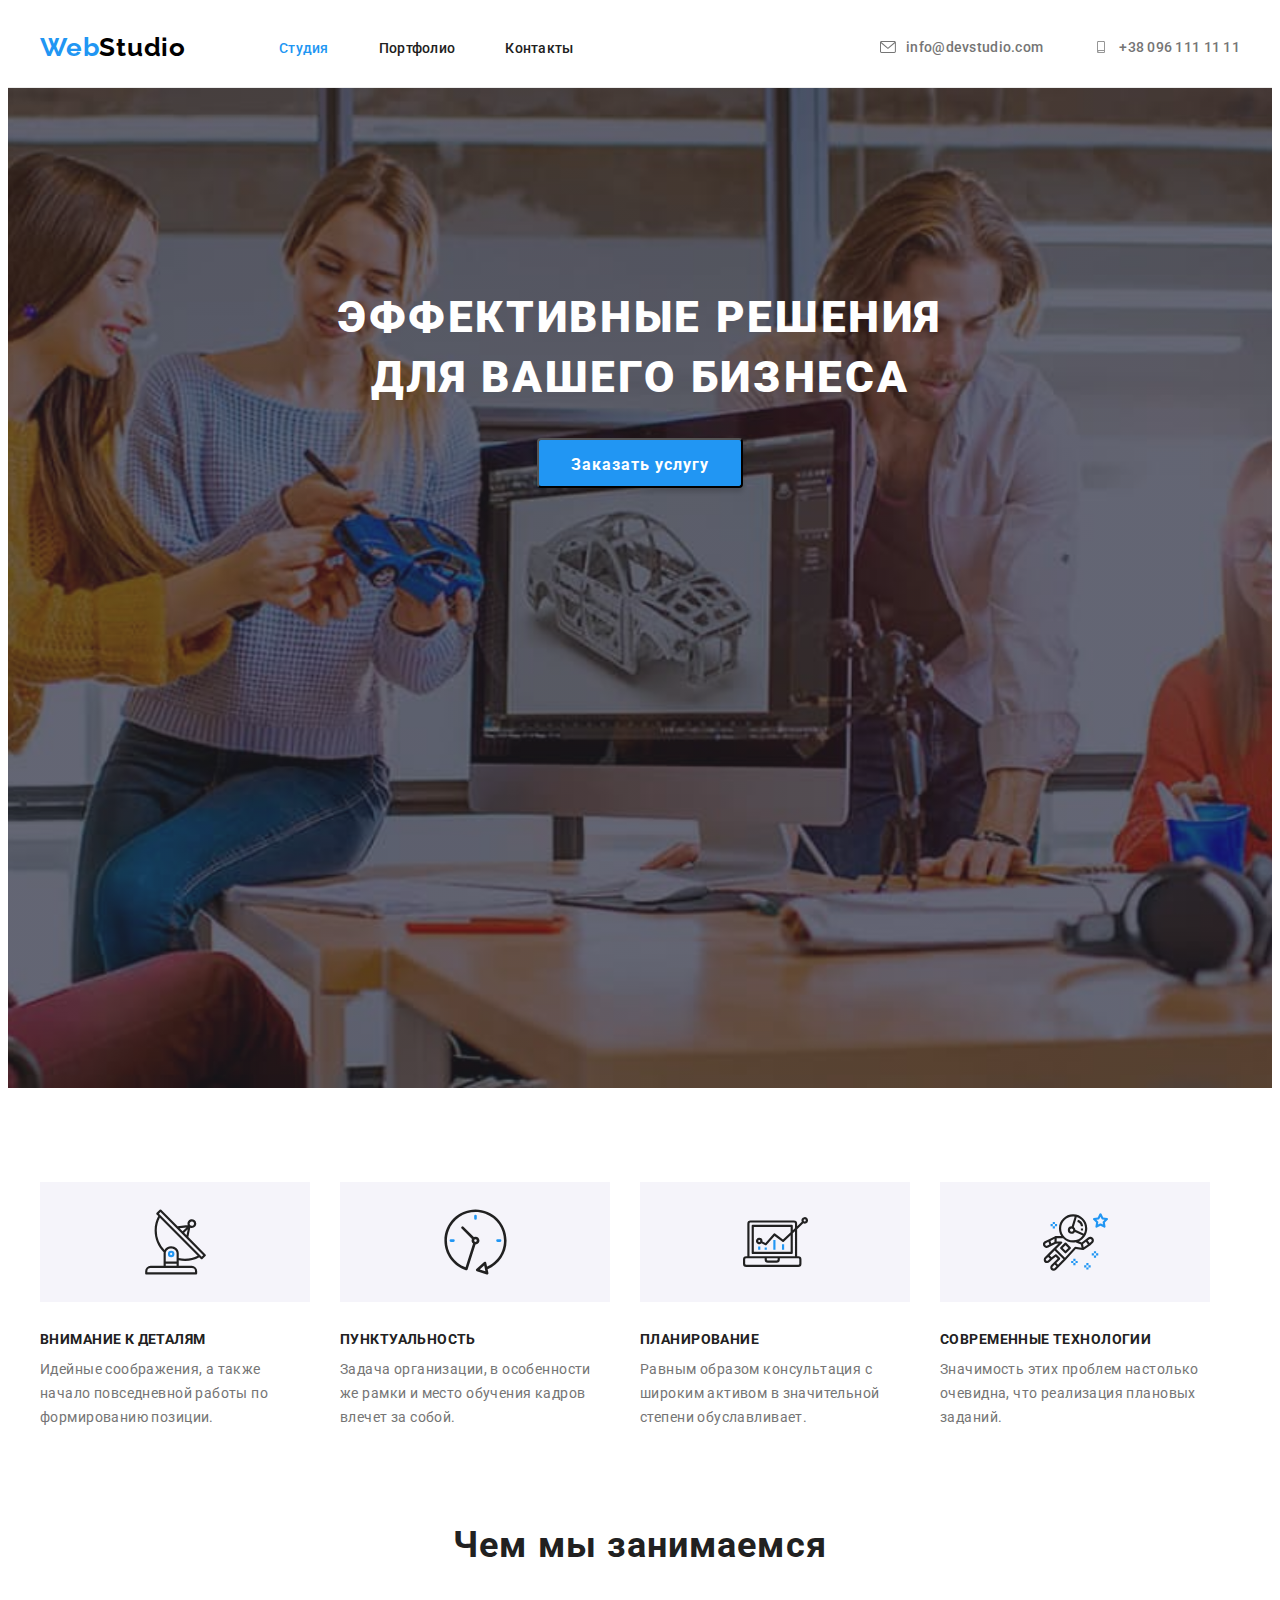
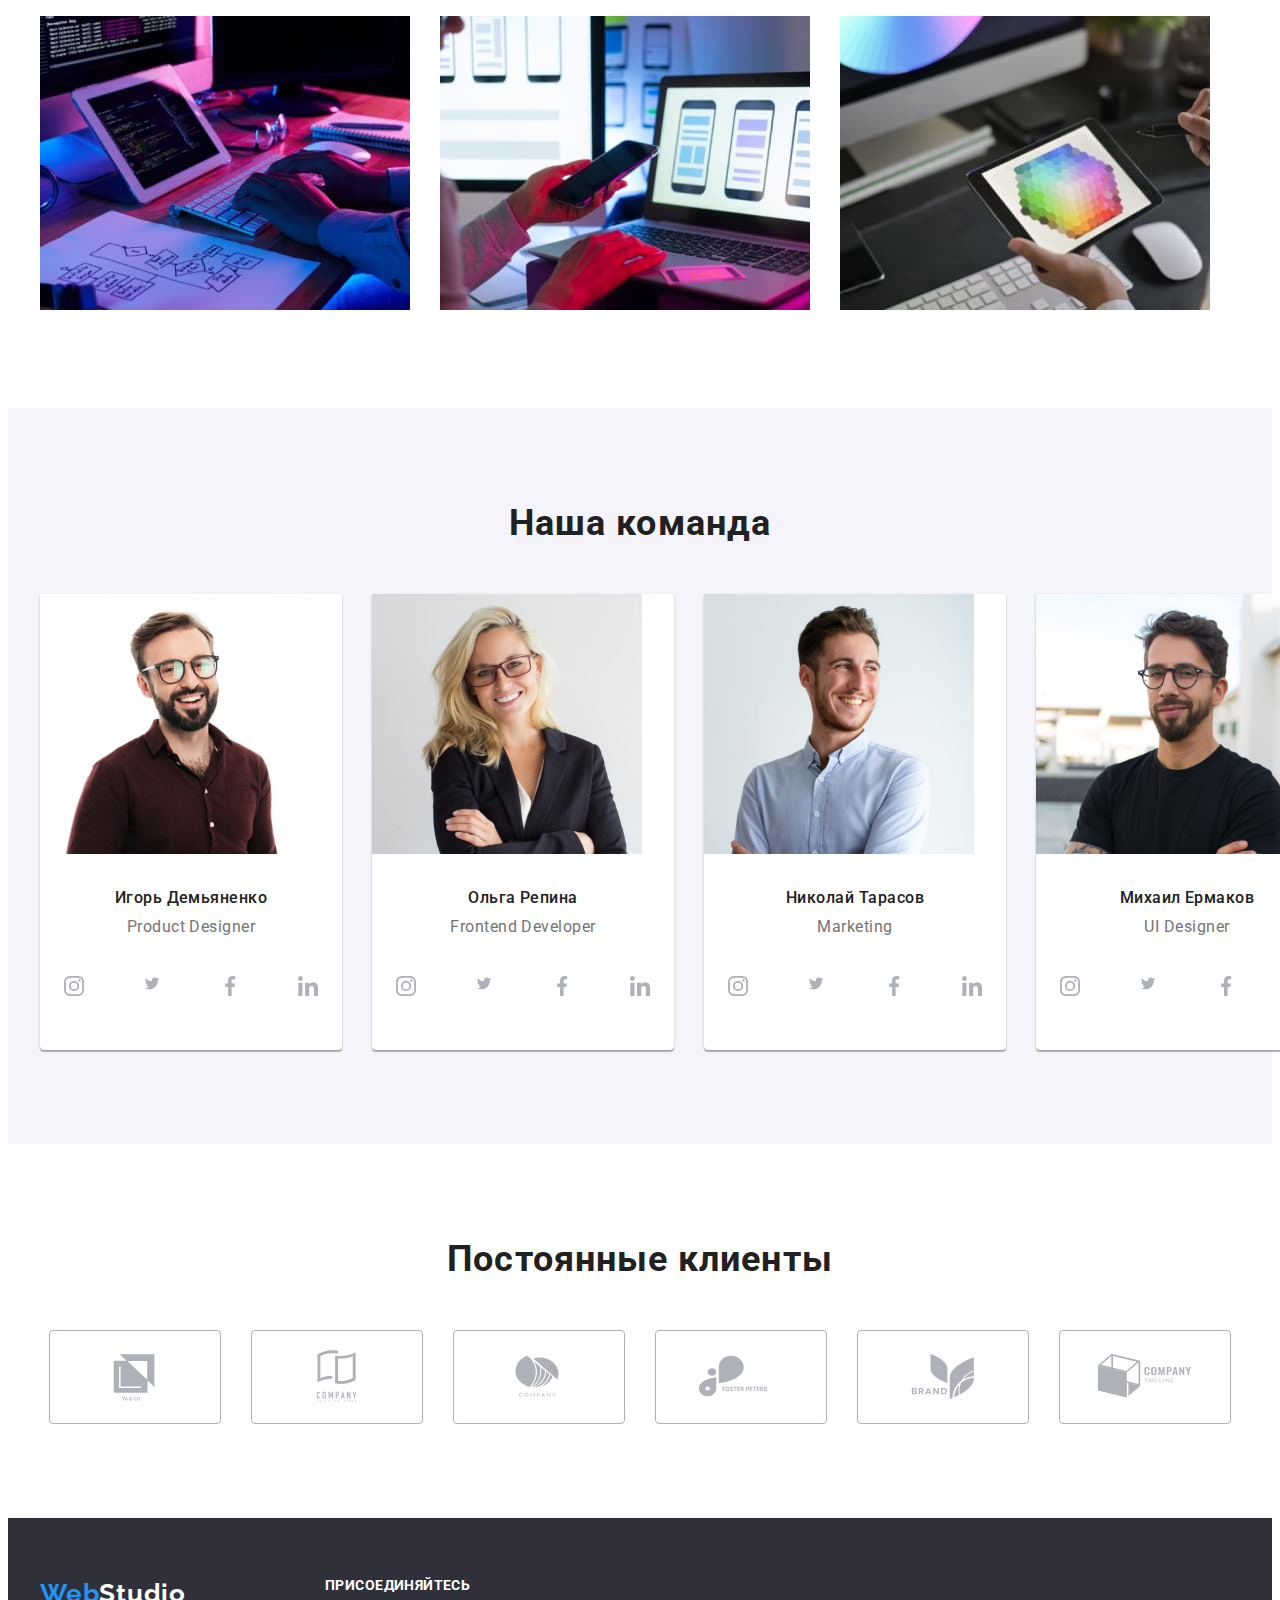
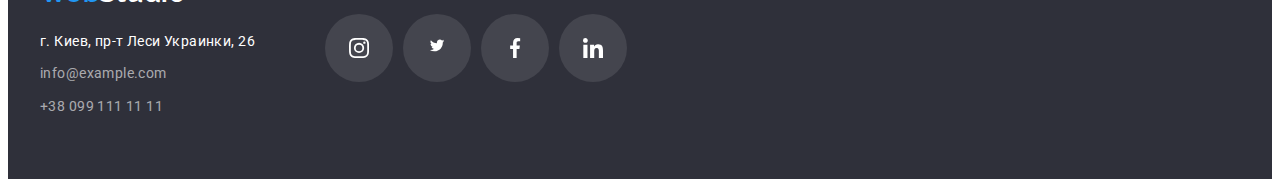
<file: index.html>
<!DOCTYPE html>
<html lang="en">
<head>
    <meta charset="UTF-8">
    <meta http-equiv="X-UA-Compatible" content="IE=edge">
    <meta name="viewport" content="width=device-width, initial-scale=1.0">
    <title>Document</title>
    <link href="https://fonts.googleapis.com/css2?family=Raleway:wght@700&family=Roboto:wght@400;500;700;900&display=swap"
        rel="stylesheet"> 
    <link rel="stylesheet" href="https://cdnjs.cloudflare.com/ajax/libs/modern-normalize/1.1.0/modern-normalize.min.css"
        integrity="sha512-wpPYUAdjBVSE4KJnH1VR1HeZfpl1ub8YT/NKx4PuQ5NmX2tKuGu6U/JRp5y+Y8XG2tV+wKQpNHVUX03MfMFn9Q=="
        crossorigin="anonymous" referrerpolicy="no-referrer" />
    <link rel="stylesheet" href="./css/styles.css">
</head>
<body>

    <!--Page-Header-->

    <header class="page-header">
        <div class="container header-container">
        <nav class="main-nav"> 
         <a href="/" class="logo">Web<span class="studio-header">Studio</span></a>
         <ul class="site-nav list">
            <li class="site-nav-item"> <a href="./index.html" class="link current">Студия</a> </li>
            <li class="site-nav-item"> <a href="./portfolio.html"class="link">Портфолио</a> </li>
            <li class="site-nav-item"> <a href=""class="link">Контакты</a> </li>
         </ul>
        </nav>
        <ul class="contacts list">
            <li class="contacts-item"> <a href="mailto:info@devstudio.com" class="link">
                <svg class="contact-icon" width="16px" height="12px">
                    <use href="./images/symbol-defs.svg#icon-envelope"></use>
                </svg>
                info@devstudio.com</a></li>
            <li class="contacts-item"> <a href="tel:+380961111111" class="link">
                <svg class="contact-icon" width="16px" height="12px">
                    <use href="./images/symbol-defs.svg#icon-smartphone"></use>
                </svg>
                +38 096 111 11 11</a></li>
        </ul>
       </div>
    </header>
       
<main>
    <!--Hero-->
           <section class="hero">
               <div class="overlay">
            <h1 class="hero-title">Эффективные решения 
                для вашего бизнеса</h1>
            <button type="button" class="hero-button ">Заказать услугу</button>
        </div>
    </section>
    
<!--Features-->
    <section class="features section">
        <div class="container">
        <h2 class="section-title visually-hidden">Особенности</h2>
        <ul class="feature-list list">
            <li class="feature-item">
                <div class="feature-icons">
                    <svg class="feature-icon" width="65px" height="70px">
                    <use href="./images/symbol-defs.svg#icon-antenna"></use>
                </svg>
                </div>
                <h3 class="title">Внимание к деталям</h3>
                <p class="feature">Идейные соображения, а также начало повседневной работы по формированию позиции.</p>
            </li>
            <li class="feature-item">
                <div class="feature-icons">
                    <svg class="feature-icon" width="65px" height="70px">
                        <use href="./images/symbol-defs.svg#icon-clock"></use>
                    </svg>
                </div>
                <h3 class="title">Пунктуальность</h3>
                <p class="feature">Задача организации, в особенности же рамки и место обучения кадров влечет за собой.</p>
            </li>
            <li class="feature-item">
                <div class="feature-icons">
                    <svg class="feature-icon" width="65px" height="70px">
                        <use href="./images/symbol-defs.svg#icon-diagram"></use>
                    </svg>
                </div>
                <h3 class="title">Планирование</h3>
                <p class="feature">Равным образом консультация с широким активом в значительной степени обуславливает.</p>
            </li>
            <li class="feature-item">
                <div class="feature-icons">
                    <svg class="feature-icon" width="65px" height="70px">
                        <use href="./images/symbol-defs.svg#icon-astronaut"></use>
                    </svg>
                </div>
                <h3 class="title">Современные технологии</h3>
                <p class="feature">Значимость этих проблем настолько очевидна, что реализация плановых заданий.</p>
            </li>
        </ul>
    </div>
    </section>

<!--Work-->

    <section class="work section">
        <div class="container">
        <h2 class="section-title">Чем мы занимаемся</h2>
        <ul class="work-list list">
            <li class="work-item">
                <img src="./images/img.jpg" alt="Программист работает за столом в офисе" width="370">
            </li>
            <li class="work-item">
                <img src="./images/img2.jpg" alt="Дизайнеры разрабатывают приложения для смартфонов" width="370">
            </li>
            <li class="work-item">
                <img src="./images/img3.jpg" alt="Креативный художник веб-дизайна, работающий над выбором цвета на графическом планшете." width="370">
            </li>
        </ul>
    </div>
    </section>

<!--Team-->

    <section class="team section">
        <div class="container">
        <h2 class="section-title">Наша команда</h2>
        <ul class="team-members list">
            <li class="team-member-card">
                <img src="./images/photo.jpg" alt="Игорь Демьяненко" width="270">
              <div class="team-text">
                <h3 class="title">Игорь Демьяненко</h3>
                <p class="team-member">Product Designer</p> 
              </div>
              <ul class="team-icons list">
                <li class="team-icon-box"><a href="" class="team-icon-link">
                <svg class="team-icon" width="20px" height="20px">
                <use href="./images/symbol-defs.svg#icon-instagram"></use>
                </svg> 
                </a></li>
            <li class="team-icon-box"><a href="" class="team-icon-link">
                <svg class="team-icon" width="20px" height="20px">
                    <use href="./images/symbol-defs.svg#icon-twitter"></use>
                </svg>
            </a></li>
            <li class="team-icon-box"> <a href="" class="team-icon-link">
                <svg class="team-icon" width="20px" height="20px">
                    <use href="./images/symbol-defs.svg#icon-facebook"></use>
                </svg>
            </a></li>        
             <li class="team-icon-box"><a href="" class="team-icon-link">
                <svg class="team-icon" width="20px" height="20px">
                    <use href="./images/symbol-defs.svg#icon-linkedin"></use>
                </svg>
            </a></li>
            </ul>
            
            </li>
            <li  class="team-member-card">
                <img src="./images/photo2.jpg" alt="Ольга Репина" width="270">
              <div class="team-text">
                <h3 class="title">Ольга Репина</h3>
                <p class="team-member">Frontend Developer</p>
              </div>
        <ul class="team-icons list">
            <li class="team-icon-box"><a href="" class="team-icon-link">
                    <svg class="team-icon" width="20px" height="20px">
                        <use href="./images/symbol-defs.svg#icon-instagram"></use>
                    </svg>
                </a></li>
            <li class="team-icon-box"><a href="" class="team-icon-link">
                    <svg class="team-icon" width="20px" height="20px">
                        <use href="./images/symbol-defs.svg#icon-twitter"></use>
                    </svg>
                </a></li>
            <li class="team-icon-box"> <a href="" class="team-icon-link">
                    <svg class="team-icon" width="20px" height="20px">
                        <use href="./images/symbol-defs.svg#icon-facebook"></use>
                    </svg>
                </a></li>
            <li class="team-icon-box"><a href="" class="team-icon-link">
                    <svg class="team-icon" width="20px" height="20px">
                        <use href="./images/symbol-defs.svg#icon-linkedin"></use>
                    </svg>
                </a></li>
        </ul>
            </li>
            <li  class="team-member-card">
                <img src="./images/photo3.jpg" alt="Николай Тарасов" width="270">
              <div class="team-text">
                <h3 class="title">Николай Тарасов</h3>
                <p class="team-member">Marketing</p>
              </div>
            <ul class="team-icons list">
                <li class="team-icon-box"><a href="" class="team-icon-link">
                        <svg class="team-icon" width="20px" height="20px">
                            <use href="./images/symbol-defs.svg#icon-instagram"></use>
                        </svg>
                    </a></li>
                <li class="team-icon-box"><a href="" class="team-icon-link">
                        <svg class="team-icon" width="20px" height="20px">
                            <use href="./images/symbol-defs.svg#icon-twitter"></use>
                        </svg>
                    </a></li>
                <li class="team-icon-box"> <a href="" class="team-icon-link">
                        <svg class="team-icon" width="20px" height="20px">
                            <use href="./images/symbol-defs.svg#icon-facebook"></use>
                        </svg>
                    </a></li>
                <li class="team-icon-box"><a href="" class="team-icon-link">
                        <svg class="team-icon" width="20px" height="20px">
                            <use href="./images/symbol-defs.svg#icon-linkedin"></use>
                        </svg>
                    </a></li>
            </ul>
            </li>
            <li class="team-member-card">
                <img src="./images/photo4.jpg" alt="Михаил Ермаков" width="270">
              <div class="team-text">  
                <h3 class="title">Михаил Ермаков</h3>
                <p class="team-member">UI Designer</p>
              </div>
            <ul class="team-icons list">
                <li class="team-icon-box"><a href="" class="team-icon-link">
                        <svg class="team-icon" width="20px" height="20px">
                            <use href="./images/symbol-defs.svg#icon-instagram"></use>
                        </svg>
                    </a></li>
                <li class="team-icon-box"><a href="" class="team-icon-link">
                        <svg class="team-icon" width="20px" height="20px">
                            <use href="./images/symbol-defs.svg#icon-twitter"></use>
                        </svg>
                    </a></li>
                <li class="team-icon-box"> <a href="" class="team-icon-link">
                        <svg class="team-icon" width="20px" height="20px">
                            <use href="./images/symbol-defs.svg#icon-facebook"></use>
                        </svg>
                    </a></li>
                <li class="team-icon-box"><a href="" class="team-icon-link">
                        <svg class="team-icon" width="20px" height="20px">
                            <use href="./images/symbol-defs.svg#icon-linkedin"></use>
                        </svg>
                    </a></li>
            </ul>
            </li>
        </ul>
        </div>
    </section>
</main>

<section class="clients section">
    <div class="container">
        <h2 class="section-title">Постоянные клиенты</h2>
        <ul class="clients-icons list">
            <li class="client-item">
                <a href="" class="client-icon-box">
                    <svg class="client-icon" width="106px" height="60px">
                        <use href="./images/symbol-defs.svg#icon-company1"></use>
                    </svg>
                </a>
            </li>
            <li class="client-item">
                <a href="" class="client-icon-box">
                    <svg class="client-icon" width="106px" height="60px">
                        <use href="./images/symbol-defs.svg#icon-company2"></use>
                    </svg>
                </a>
            </li>
            <li class="client-item">
                <a href="" class="client-icon-box">
                    <svg class="client-icon" width="106px" height="60px">
                        <use href="./images/symbol-defs.svg#icon-company3"></use>
                    </svg>
                </a>
            </li>
            <li class="client-item">
                <a href="" class="client-icon-box">
                    <svg class="client-icon" width="106px" height="60px">
                        <use href="./images/symbol-defs.svg#icon-company4"></use>
                    </svg>
                </a>
            </li>
            <li class="client-item">
                <a href="" class="client-icon-box">
                    <svg class="client-icon" width="106px" height="60px">
                        <use href="./images/symbol-defs.svg#icon-company5"></use>
                    </svg>
                </a>
            </li>
            <li class="client-item">
                <a href="" class="client-icon-box">
                    <svg class="client-icon" width="106px" height="60px">
                        <use href="./images/symbol-defs.svg#icon-company6"></use>
                    </svg>
                </a>
            </li>

            
            </li>
        </ul>
    </div>
</section>
    
<!--Footer-->

    <footer class="page-footer">
        <div class="container footer">
          <div class="address-box">
        <a href="" class="logo logo-footer">Web<span class="studio-footer">Studio</span> </a>
        <address>
            <ul class="address-list list">
                <li class="address-list-item"> <a href="https://goo.gl/maps/N1hMNwEdfDUZ16gV7" rel="noopener" target="_blank" class="link">г. Киев, пр-т Леси Украинки, 26</a></li>            
                <li class="address-list-item"><a href="mailto:info@example.com" class="contact link">info@example.com</a></li>
                <li class="address-list-item"><a href="tel:+380991111111" class="contact link">+38 099 111 11 11</a></li>
            </ul>
        </address>
        </div>

        <div class="network-icons">
            <h3 class="networks-title">присоединяйтесь</h3>
            <ul class="network-icons-list list">
                <li class="network-icon-box"><a href="" class="network-icon-link">
                        <svg class="network-icon" width="20px" height="20px">
                            <use href="./images/symbol-defs.svg#icon-instagram"></use>
                        </svg>
                    </a></li>
                <li class="network-icon-box"><a href="" class="network-icon-link">
                        <svg class="network-icon" width="20px" height="20px">
                            <use href="./images/symbol-defs.svg#icon-twitter"></use>
                        </svg>
                    </a></li>
                <li class="network-icon-box"> <a href="" class="network-icon-link">
                        <svg class="network-icon" width="20px" height="20px">
                            <use href="./images/symbol-defs.svg#icon-facebook"></use>
                        </svg>
                    </a></li>
                <li class="network-icon-box"><a href="" class="network-icon-link">
                        <svg class="network-icon" width="20px" height="20px">
                            <use href="./images/symbol-defs.svg#icon-linkedin"></use>
                        </svg>
                    </a></li>
            </ul>
        </div>
        </div>
    </footer>


</body>
</html>
</file>
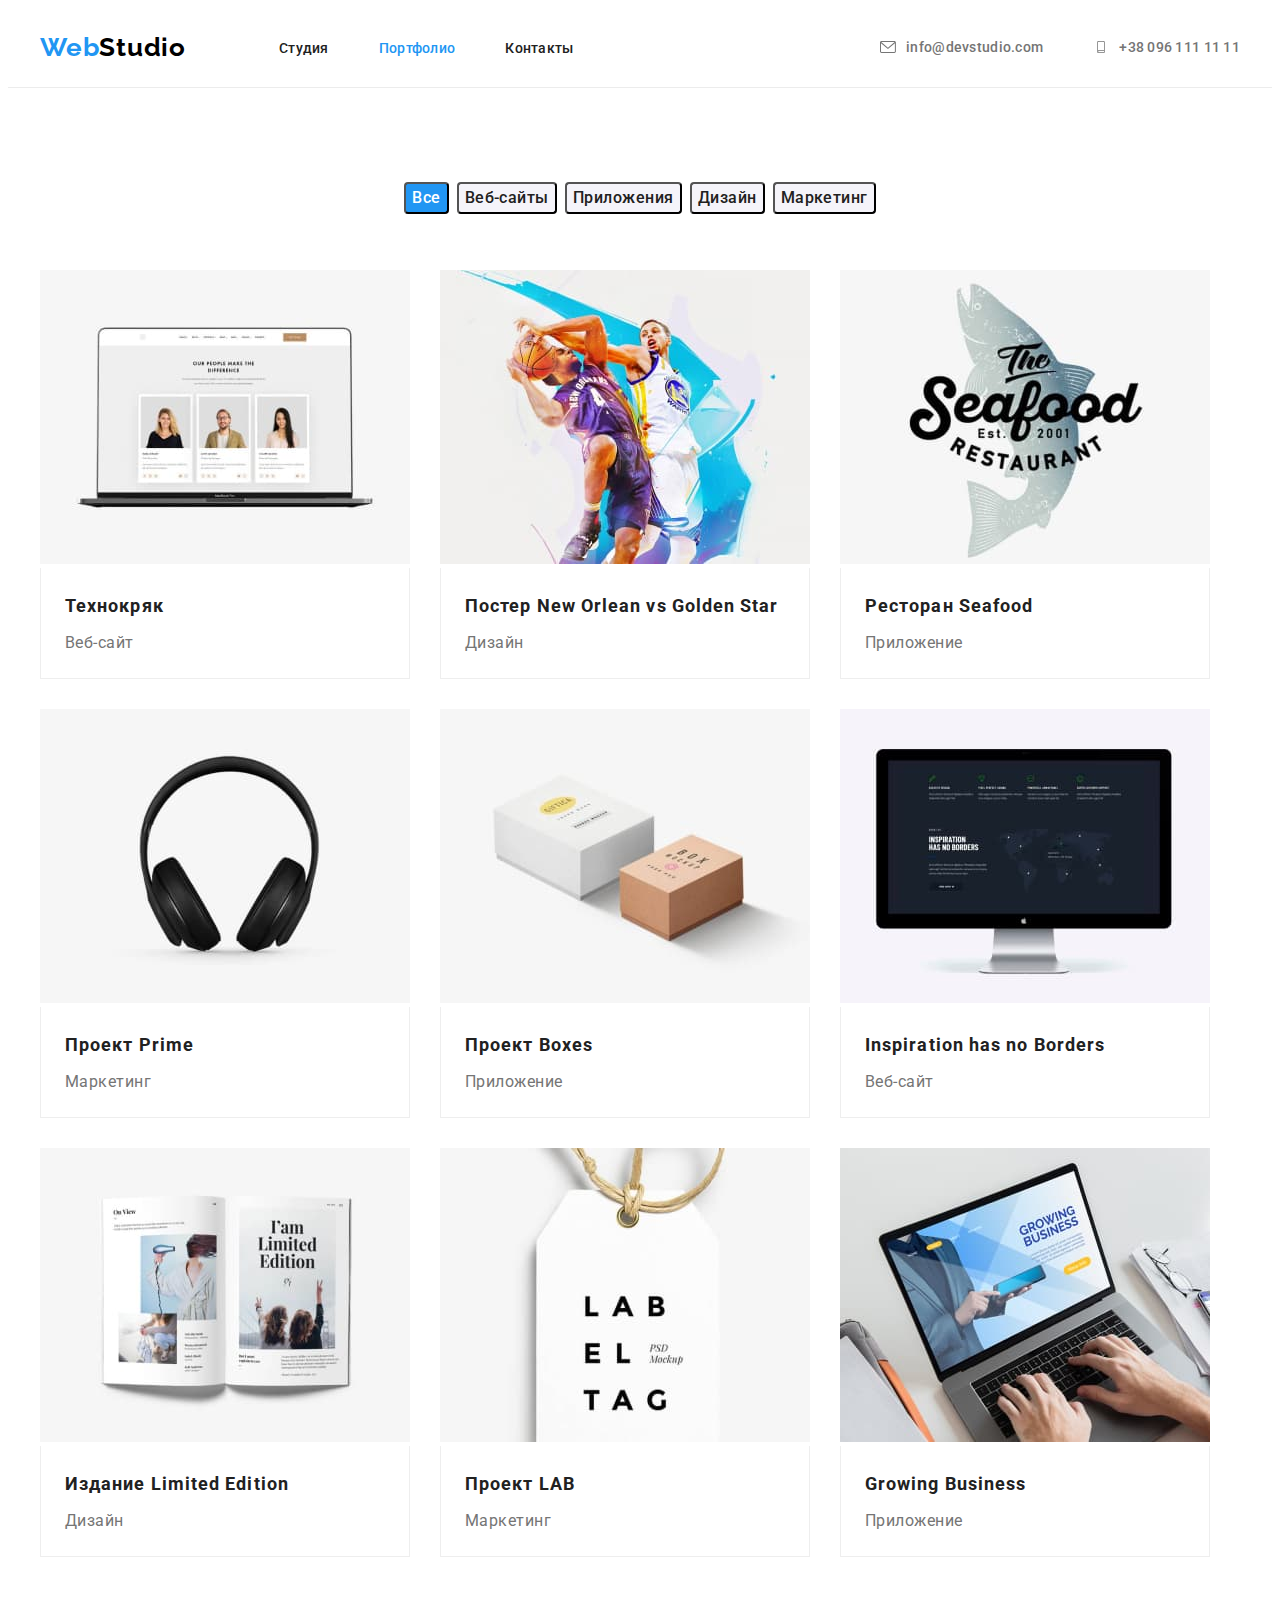
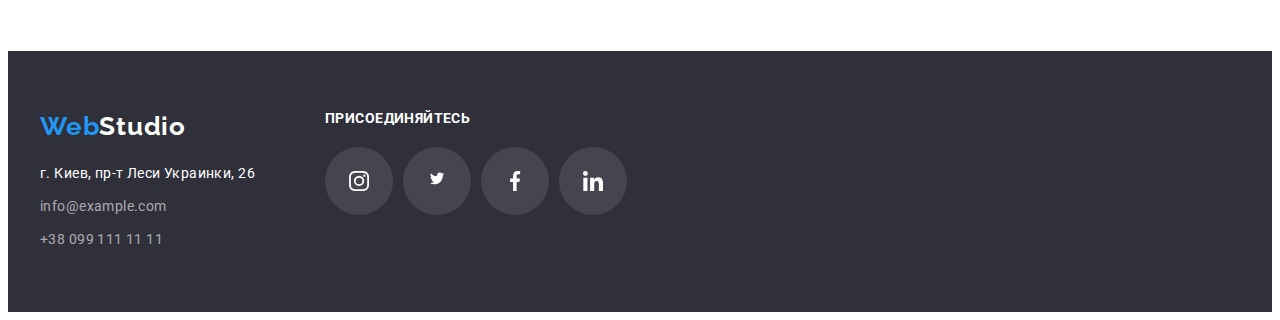
<file: portfolio.html>
<!DOCTYPE html>
<html lang="en">
<head>
    <meta charset="UTF-8">
    <meta http-equiv="X-UA-Compatible" content="IE=edge">
    <meta name="viewport" content="width=device-width, initial-scale=1.0">
    <title>Document</title>
    <link href="https://fonts.googleapis.com/css2?family=Raleway:wght@700&family=Roboto:wght@400;500;700;900&display=swap"
        rel="stylesheet">
    <link rel="stylesheet" href="https://cdnjs.cloudflare.com/ajax/libs/modern-normalize/1.1.0/modern-normalize.min.css"
        integrity="sha512-wpPYUAdjBVSE4KJnH1VR1HeZfpl1ub8YT/NKx4PuQ5NmX2tKuGu6U/JRp5y+Y8XG2tV+wKQpNHVUX03MfMFn9Q=="
        crossorigin="anonymous" referrerpolicy="no-referrer" />
    <link rel="stylesheet" href="./css/styles.css">
</head>
<body>
    <header class="page-header">
        <div class="container header-container">
            <nav class="main-nav">
                <a href="/" class="logo">Web<span class="studio-header">Studio</span></a>
                <ul class="site-nav list">
                    <li class="site-nav-item"> <a href="./index.html" class="link">Студия</a> </li>
                    <li class="site-nav-item"> <a href="./portfolio.html" class="link current">Портфолио</a> </li>
                    <li class="site-nav-item"> <a href="" class="link">Контакты</a> </li>
                </ul>
            </nav>
            <ul class="contacts list">
                <li class="contacts-item"> <a href="mailto:info@devstudio.com" class="link">
                        <svg class="contact-icon" width="16px" height="12px">
                            <use href="./images/symbol-defs.svg#icon-envelope"></use>
                        </svg>
                        info@devstudio.com</a></li>
                <li class="contacts-item"> <a href="tel:+380961111111" class="link">
                        <svg class="contact-icon" width="16px" height="12px">
                            <use href="./images/symbol-defs.svg#icon-smartphone"></use>
                        </svg>
                        +38 096 111 11 11</a></li>
            </ul>
        </div>
    </header>

        <main>
            <section class="examples-section section">
              <h1 class="visually-hidden">Примеры работ</h1>
               <div class="container">
                <ul class="filter list">
                <li class="filter-item">
                    <button type="button" class="btn active">Все</button>
                </li>
                <li class="filter-item">
                    <button type="button" class="btn">Веб-сайты</button>
                </li>
                <li class="filter-item">
                    <button type="button" class="btn">Приложения</button>
                </li>
                <li class="filter-item">
                    <button type="button" class="btn">Дизайн</button>
                </li>
                <li class="filter-item">
                    <button type="button" class="btn">Маркетинг</button>
                </li>
            </ul>
            
             <ul class="examples list">
                <li class="example-card">
                    <a href="" class="example">
                        <img src="./images/portf1.jpg" alt="Технокряк" width="370" height="294">
                        <div class="example-item">
                          <h2 class="title">Технокряк</h2>
                          <p class="text">Веб-сайт</p>
                        </div>
                    </a>
                </li>
                <li class="example-card">
                    <a href="" class="example">
                        <img src="./images/portf2.jpg" alt="Постер New Orlean vs Golden Star" width="370" height="294">
                    <div class="example-item"> 
                        <h2 class="title">Постер New Orlean vs Golden Star</h2>
                        <p class="text">Дизайн</p>
                    </div>
                    </a>
                </li>
                <li class="example-card">
                    <a href="" class="example">
                        <img src="./images/portf3.jpg" alt="Ресторан Seafood" width="370" height="294">
                    <div class="example-item">
                        <h2 class="title">Ресторан Seafood</h2>
                        <p class="text">Приложение</p>
                    </div>
                    </a>
                </li>
                <li class="example-card">
                    <a href="" class="example">
                        <img src="./images/portf4.jpg" alt="Проект Prime" width="370" height="294">
                    <div class="example-item">
                        <h2 class="title">Проект Prime</h2>
                        <p class="text">Маркетинг</p>
                    </div>
                    </a>
                </li>
                <li class="example-card">
                    <a href="" class="example">
                        <img src="./images/portf5.jpg" alt="Проект Boxes" width="370" height="294">
                    <div class="example-item">
                        <h2 class="title">Проект Boxes</h2>
                        <p class="text">Приложение</p>
                    </div>
                    </a>
                </li>
                <li class="example-card">
                    <a href="" class="example">
                        <img src="./images/portf6.jpg" alt="Inspiration has no Borders" width="370" height="294">
                    <div class="example-item">
                        <h2 class="title">Inspiration has no Borders</h2>
                        <p class="text">Веб-сайт</p>
                    </div>
                    </a>
                </li>
                <li class="example-card">
                    <a href="" class="example">
                        <img src="./images/portf7.jpg" alt="Издание Limited Edition" width="370" height="294">
                    <div class="example-item">
                        <h2 class="title">Издание Limited Edition</h2>
                        <p class="text">Дизайн</p>
                    </div>
                    </a>
                </li>
                <li class="example-card">
                    <a href="" class="example">
                        <img src="./images/portf8.jpg" alt="Проект LAB" width="370" height="294">
                    <div class="example-item">
                        <h2 class="title">Проект LAB</h2>
                        <p class="text">Маркетинг</p>
                    </div>
                    </a>
                </li>
                <li class="example-card">
                    <a href="" class="example">
                        <img src="./images/portf9.jpg" alt="Growing Business" width="370" height="294">
                    <div class="example-item">
                        <h2 class="title">Growing Business</h2>
                        <p class="text">Приложение</p>
                    </div>
                    </a>
                </li>
            </ul>
        </div>
        </section>
     </main>

        <footer class="page-footer">
            <div class="container footer">
                <div class="address-box">
                    <a href="" class="logo logo-footer">Web<span class="studio-footer">Studio</span> </a>
                    <address>
                        <ul class="address-list list">
                            <li class="address-list-item"> <a href="https://goo.gl/maps/N1hMNwEdfDUZ16gV7" rel="noopener"
                                    target="_blank" class="link">г. Киев, пр-т Леси Украинки, 26</a></li>
                            <li class="address-list-item"><a href="mailto:info@example.com"
                                    class="contact link">info@example.com</a></li>
                            <li class="address-list-item"><a href="tel:+380991111111" class="contact link">+38 099 111 11 11</a>
                            </li>
                        </ul>
                    </address>
                </div>
        
                <div class="network-icons">
                    <h3 class="networks-title">присоединяйтесь</h3>
                    <ul class="network-icons-list list">
                        <li class="network-icon-box"><a href="" class="network-icon-link">
                                <svg class="network-icon" width="20px" height="20px">
                                    <use href="./images/symbol-defs.svg#icon-instagram"></use>
                                </svg>
                            </a></li>
                        <li class="network-icon-box"><a href="" class="network-icon-link">
                                <svg class="network-icon" width="20px" height="20px">
                                    <use href="./images/symbol-defs.svg#icon-twitter"></use>
                                </svg>
                            </a></li>
                        <li class="network-icon-box"> <a href="" class="network-icon-link">
                                <svg class="network-icon" width="20px" height="20px">
                                    <use href="./images/symbol-defs.svg#icon-facebook"></use>
                                </svg>
                            </a></li>
                        <li class="network-icon-box"><a href="" class="network-icon-link">
                                <svg class="network-icon" width="20px" height="20px">
                                    <use href="./images/symbol-defs.svg#icon-linkedin"></use>
                                </svg>
                            </a></li>
                    </ul>
                </div>
            </div>
        </footer>
</body>
</html>
</file>
<file: css/styles.css>
:root {
  --primary-text-color: #757575;
  --title-text-color: #212121;
  --accent-color: #2196f3;
  --primary-white-color: #ffffff;
  --background-color: #f5f4fa;
  --icon-color: #afb1b8;
}

body {
  background-color: var(--primary-white-color);
  color: var(--primary-text-color);
  font-family: Roboto, sans-serif;
}

.list {
  list-style: none;
  margin: 0;
  padding: 0;
}

.visually-hidden {
  position: absolute;
  white-space: nowrap;
  width: 1px;
  height: 1px;
  overflow: hidden;
  border: 0;
  padding: 0;
  clip: rect(0 0 0 0);
  clip-path: inset(50%);
  margin: -1px;
}

.container {
  margin-left: auto;
  margin-right: auto;
  width: 1200px;
  padding-left: 15px;
  padding-right: 15px;
}

/* Page Header */

.page-header {
  border-bottom: 1px solid #ececec;
  padding-top: 24px;
  padding-bottom: 24px;
}

/* Logo */

.logo {
  margin-right: 93px;

  color: var(--accent-color);
  font-family: Raleway, sans-serif;
  font-weight: 700;
  font-size: 26px;
  line-height: 1.2;
  letter-spacing: 0.03em;
  text-decoration: none;
}

.studio-header {
  color: #000000;
}

/* site-nav */
.header-container {
  display: flex;
  align-items: center;
}

.main-nav {
  display: flex;
  align-items: center;
}

.site-nav {
  display: flex;
}

.site-nav .link {
  color: var(--title-text-color);
  font-weight: 500;
  font-size: 14px;
  line-height: 1.15px;
  letter-spacing: 0.02em;
  text-decoration: none;
}

.site-nav .link:hover,
.site-nav .link:focus {
  color: var(--accent-color);
}

.site-nav .link.current {
  color: var(--accent-color);
}

.site-nav-item:not(:last-child) {
  margin-right: 50px;
}

/* Contacts */
.contacts {
  display: flex;
  margin-left: auto;
}
.contacts .link {
  display: inline-flex;
  align-items: center;

  color: var(--primary-text-color);
  font-weight: 500;
  font-size: 14px;
  line-height: 1.15;
  letter-spacing: 0.02em;
  text-decoration: none;
}

.contacts .link:hover,
.contacts .link:focus,
.contacts .link:hover svg,
.contacts .link:focus svg {
  color: var(--accent-color);
  fill: var(--accent-color);
}

.contacts-item:not(:last-child) {
  margin-right: 50px;
}

.contact-icon {
  margin-right: 10px;
  fill: var(--primary-text-color);
}

/* Hero */

.overlay {
  background-color: #2f303a;
  text-align: center;
  padding-top: 200px;
  padding-bottom: 200px;
  max-width: 1600px;
  height: 600px;
  margin-left: auto;
  margin-right: auto;
  background-image: linear-gradient(
      to right,
      rgba(47, 48, 58, 0.4),
      rgba(47, 48, 58, 0.4)
    ),
    url(../images/img-overlay.jpg);
  background-size: cover;
  background-position: center;
}
.hero-title {
  margin-top: 0;
  margin-bottom: 30px;
  margin-left: auto;
  margin-right: auto;
  width: 696px;

  color: var(--primary-white-color);
  font-family: Roboto;
  font-weight: 900;
  font-size: 44px;
  line-height: 1.36;
  letter-spacing: 0.06em;
  text-transform: uppercase;
}
.hero-button {
  display: inline-block;
  min-width: 200px;
  height: 50px;
  padding: 10px 32px;
  color: var(--primary-white-color);
  background-color: var(--accent-color);
  font-family: inherit;
  font-weight: 700;
  font-size: 16px;
  line-height: 1.87;
  letter-spacing: 0.06em;
  cursor: pointer;

  box-shadow: 0px 4px 4px rgba(0, 0, 0, 0.15);
  border-radius: 4px;
}

.hero-button:hover,
.hero-button:focus {
  background-color: var(--accent-color);
}

/* Section */

.section {
  padding-top: 94px;
  padding-bottom: 94px;
}

.section-title {
  margin-top: 0;
  margin-bottom: 50px;

  color: var(--title-text-color);
  font-size: 36px;
  line-height: 1.17;
  letter-spacing: 0.03em;
  text-align: center;
}

/* Features */
.feature-list {
  display: flex;
}

.feature-list .title {
  margin-top: 0;
  margin-bottom: 10px;

  color: var(--title-text-color);
  font-size: 14px;
  line-height: 1.14;
  letter-spacing: 0.03em;
  text-transform: uppercase;
}

.feature {
  margin-top: 0;
  margin-bottom: 0;
  font-size: 14px;
  line-height: 1.71;
  letter-spacing: 0.03em;
}

.feature-item {
  display: block;
  width: 270px;
  margin-right: 30px;
}

.feature-item:last-child {
  margin-right: 0;
}

.feature-icons {
  display: flex;
  align-items: center;
  justify-content: center;
  width: 270px;
  height: 120px;
  background-color: var(--background-color);
  margin-bottom: 30px;
}

/*Work*/

.work {
  padding-top: 0;
}

.work-list {
  display: flex;
}
.work-item:not(:last-child) {
  margin-right: 30px;
}

/* Team */

.team {
  background-color: var(--background-color);
}

.team-members .title {
  margin-top: 0;
  margin-bottom: 10px;

  color: var(--title-text-color);
  font-weight: 500;
  font-size: 16px;
  line-height: 1.19;
  letter-spacing: 0.03em;
  text-align: center;
}

.team-members {
  display: flex;
}

.team-member-card {
  background-color: var(--primary-white-color);
  box-shadow: 0px 1px 3px rgba(0, 0, 0, 0.12), 0px 1px 1px rgba(0, 0, 0, 0.14),
    0px 2px 1px rgba(0, 0, 0, 0.2);
  border-radius: 0px 0px 4px 4px;
}

.team-member-card:not(:last-child) {
  margin-right: 30px;
}

.team-text {
  padding-top: 30px;
  margin-bottom: 16px;
}

.team-member {
  margin-top: 0;
  margin-bottom: 0;

  font-size: 16px;
  line-height: 1.19;
  letter-spacing: 0.03em;
  text-align: center;
}

.team-icons {
  display: flex;
  justify-content: center;
  margin-bottom: 30px;
  padding: 0;
}

.team-icon-link {
  display: flex;
  justify-content: center;
  align-items: center;
  padding: 12px;
  width: 44px;
  height: 44px;
  border-radius: 50%;
  background-color: var(--primary-white-color);
}

.team-icon-box:not(:last-child) {
  margin-right: 10px;
}

.team-icon-link:hover,
.team-icon-link:focus,
.team-icon-link:hover svg,
.team-icon-link:focus svg {
  fill: var(--primary-white-color);
  background-color: var(--accent-color);
}

.team-icon {
  align-self: center;
  fill: var(--icon-color);
}

/* Buttons */

.filter {
  display: flex;
  justify-content: center;
  margin-bottom: 56px;
}

.filter-item:not(:last-child) {
  margin-right: 8px;
}

.btn {
  font-family: inherit;
  font-weight: 500;
  font-size: 16px;
  line-height: 1.62;
  letter-spacing: 0.03em;
  text-align: center;
  color: var(--title-text-color);
  background-color: var(--background-color);
  cursor: pointer;

  border-radius: 4px;
}

.btn:hover,
.btn:focus {
  box-shadow: 0px 3px 1px rgba(0, 0, 0, 0.1), 0px 1px 2px rgba(0, 0, 0, 0.08),
    0px 2px 2px rgba(255, 255, 255, 0.12);
}

.active {
  font-family: inherit;
  color: var(--primary-white-color);
  background-color: var(--accent-color);
}

/* Clients Section */

.clients-icons {
  display: flex;
  justify-content: center;
}

.client-icon-box {
  display: flex;
  justify-content: center;
  align-items: center;
  width: 170px;
  height: 92px;
  border: 1px solid var(--icon-color);
  border-radius: 4px;
}
.client-item {
  display: flex;
}

.client-item:not(:last-child) {
  margin-right: 30px;
}

.client-icon {
  fill: var(--icon-color);
}

.client-icon-box:hover,
.client-icon-box:focus,
.client-icon-box:hover svg,
.client-icon-box:focus svg {
  border-color: var(--accent-color);
  fill: var(--accent-color);
}
/* Examples */

.examples {
  display: flex;
  flex-wrap: wrap;
}

.example-card {
  margin-right: 30px;
  margin-bottom: 30px;
  width: 370px;
  background: var(--primary-white-color);
}

.example-card:hover {
  box-shadow: 0px 1px 1px rgba(0, 0, 0, 0.12), 0px 4px 4px rgba(0, 0, 0, 0.06),
    1px 4px 6px rgba(0, 0, 0, 0.16);
}

.example-card:nth-child(3n) {
  margin-right: 0;
}

.example-card:nth-last-child(-n + 3) {
  margin-bottom: 0;
}
.example {
  text-decoration: none;
}

.example-item {
  padding: 20px 24px;
  border-bottom: 1px solid #eeeeee;
  border-left: 1px solid #eeeeee;
  border-right: 1px solid #eeeeee;
}

.example .title {
  margin-top: 0;
  margin-bottom: 4px;

  color: var(--title-text-color);
  font-size: 18px;
  line-height: 2;
  letter-spacing: 0.06em;
}

.example .text {
  margin-top: 0;
  margin-bottom: 0;

  color: var(--primary-text-color);
  font-size: 16px;
  line-height: 1.87;
  letter-spacing: 0.03em;
}

/* Footer */

.footer {
  display: flex;
}

.address-box {
  margin-right: 70px;
}
.page-footer {
  padding-top: 60px;
  padding-bottom: 60px;
  background-color: #2f303a;
}

.logo-footer {
  display: block;
  margin-right: 0;
  margin-bottom: 20px;
}

.studio-footer {
  color: var(--primary-white-color);
}

.address-list-item:not(:last-child) {
  margin-bottom: 9px;
}

.address-list .link {
  color: #ffffff;
  font-style: normal;
  font-size: 14px;
  line-height: 1.71;
  letter-spacing: 0.03em;

  text-decoration: none;
}

.address-list .contact {
  color: rgba(255, 255, 255, 0.6);
}

.networks-title {
  margin-top: 0;
  margin-bottom: 20px;

  color: var(--primary-white-color);
  font-size: 14px;
  line-height: 1.14;
  letter-spacing: 0.03em;
  text-transform: uppercase;
}

.network-icons-list {
  display: flex;
  justify-content: center;
}

.network-icon-link {
  display: flex;
  justify-content: center;
  align-items: center;
  padding: 12px;
  width: 44px;
  height: 44px;
  border-radius: 50%;
  background-color: rgba(255, 255, 255, 0.1);
}

.network-icon-box:not(:last-child) {
  margin-right: 10px;
}

.network-icon-link:hover,
.network-icon-link:focus,
.network-icon-link:hover svg,
.network-icon-link:focus svg {
  background-color: var(--accent-color);
}

.network-icon {
  align-self: center;
  fill: var(--primary-white-color);
}
</file>
